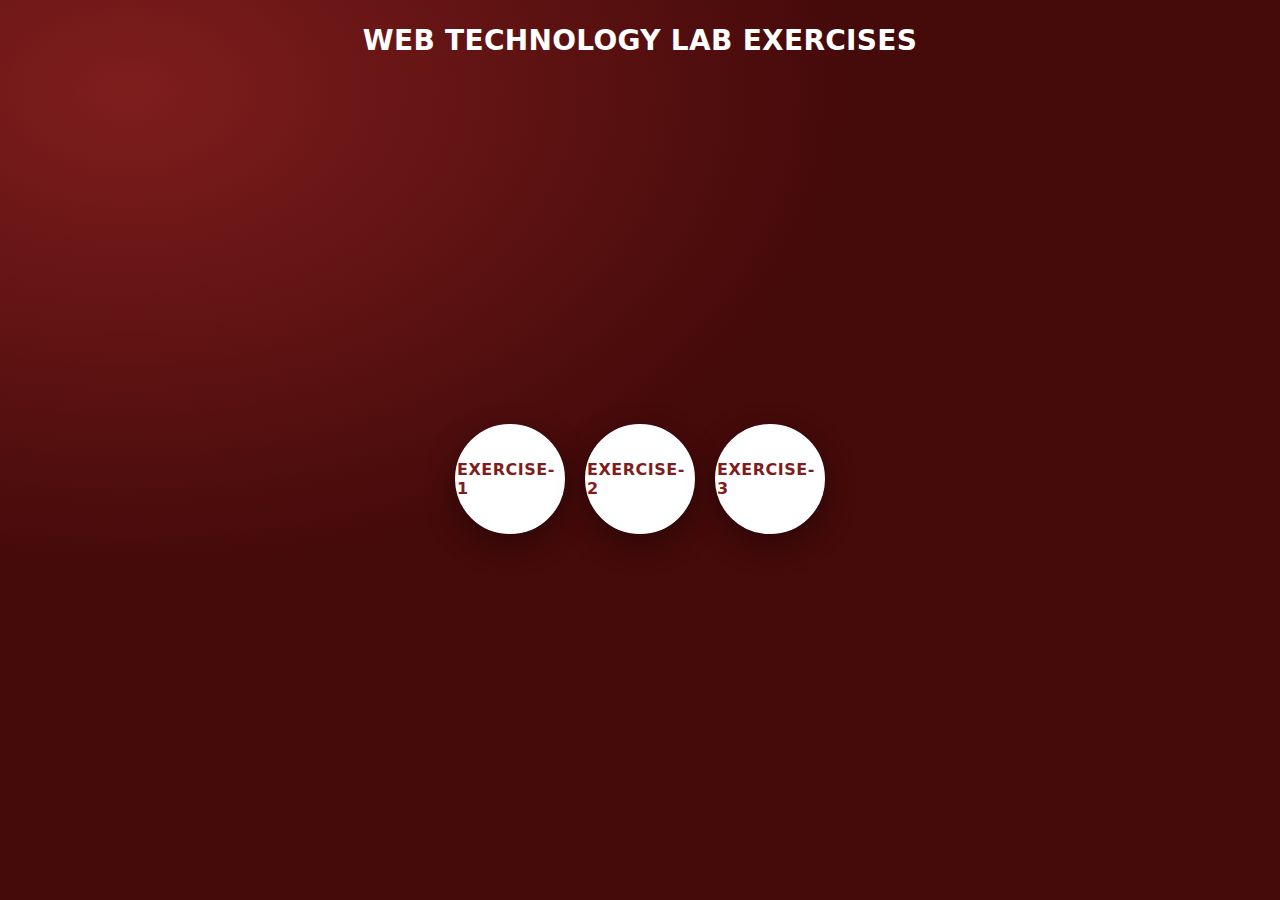
<file: index.html>
<!DOCTYPE html>
<html lang="en">
<head>
    <meta charset="UTF-8" />
    <meta name="viewport" content="width=device-width, initial-scale=1.0" />
    <title>Home</title>
    <style>
        :root {
            /* Deep red & white theme */
            --bg: #450a0a;          /* deep red background */
            --panel: #7f1d1d;       /* darker red panel */
            --accent: #ef4444;      /* red accent */
            --text: #ffffff;        /* white text */
            --muted: #ffe4e6;       /* light rose */
            --surface: #ffffff;     /* white surface */
            --ink: #7f1d1d;         /* deep red ink */
        }

        * { box-sizing: border-box; }

        body {
            margin: 0;
            font-family: system-ui, -apple-system, Segoe UI, Roboto, Ubuntu, Cantarell, Noto Sans, Helvetica Neue, Arial, "Apple Color Emoji", "Segoe UI Emoji";
            background: radial-gradient(1200px 800px at 10% 10%, #7f1d1d 0, var(--bg) 60%),
                        radial-gradient(1000px 700px at 90% 20%, #991b1b 0, var(--bg) 60%),
                        var(--bg);
            color: var(--text);
            min-height: 100vh;
            display: grid;
            grid-template-rows: auto 1fr auto;
        }

        header {
            padding: 24px 20px 0;
            text-align: center;
        }

        h1 {
            margin: 0 0 8px 0;
            font-weight: 700;
            letter-spacing: 0.3px;
            font-size: 28px;
        }

     

        main {
            display: grid;
            place-items: center;
            padding: 24px 20px 32px;
            gap: 28px;
        }

        .button-grid {
            display: grid;
            grid-template-columns: repeat(3, 110px);
            gap: 20px;
            align-items: center;
            justify-items: center;
        }

        @media (max-width: 480px) {
            .button-grid {
                grid-template-columns: repeat(3, 90px);
                gap: 16px;
            }
        }

        .circle-button {
            width: 110px;
            height: 110px;
            border-radius: 50%;
            border: 2px solid var(--surface);
            color: var(--ink);
            background: var(--surface);
            box-shadow: 0 10px 30px rgba(0,0,0,0.35);
            display: grid;
            place-items: center;
            text-decoration: none;
            cursor: pointer;
            transition: transform 160ms ease, box-shadow 160ms ease, background 160ms ease, color 160ms ease;
            user-select: none;
        }

        .circle-button:hover {
            transform: translateY(-2px);
            box-shadow: 0 16px 40px rgba(0,0,0,0.45);
            background: rgba(127, 29, 29, 0.8);
            color: var(--text);
            border-color: rgba(127, 29, 29, 0.8);
        }

        .circle-button:active { transform: translateY(0); }

        .circle-button span {
            display: block;
            font-weight: 700;
            letter-spacing: 0.5px;
        }

        .label { color: var(--muted); font-size: 12px; margin-top: 8px; }

        .embed-panel {
            width: min(1100px, 92vw);
            background: linear-gradient(180deg, rgba(127,29,29,0.85), rgba(69,10,10,0.85));
            border: 1px solid rgba(255, 255, 255, 0.25);
            border-radius: 14px;
            box-shadow: 0 20px 50px rgba(0,0,0,0.45);
            overflow: hidden;
            display: none;
        }

        .embed-panel.open { display: block; }

        .embed-header {
            display: flex;
            align-items: center;
            justify-content: space-between;
            padding: 10px 12px;
            background: rgba(69, 10, 10, 0.55);
            border-bottom: 1px solid rgba(255,255,255,0.2);
        }

        .embed-header .title { font-size: 14px; color: var(--muted); }

        .embed-actions { display: flex; gap: 8px; }

        .icon-btn {
            border: 1px solid rgba(255,255,255,0.7);
            background: rgba(255,255,255,0.1);
            color: var(--text);
            padding: 6px 10px;
            font-size: 12px;
            border-radius: 8px;
            cursor: pointer;
        }

        .ex3-modes { display: flex; gap: 10px; padding: 10px 12px; }

        .mode-btn {
            border: 2px solid var(--surface);
            background: var(--surface);
            color: var(--ink);
            padding: 8px 12px;
            font-weight: 700;
            border-radius: 999px;
            cursor: pointer;
            transition: background 160ms ease, color 160ms ease, transform 160ms ease;
        }

        .mode-btn:hover {
            background: var(--accent);
            color: var(--text);
            transform: translateY(-1px);
        }

        .embed-body { background: var(--surface); color: var(--ink); }

        .inline-container { padding: 12px; min-height: 120px; }

        iframe.embed {
            display: block;
            width: 100%;
            height: min(70vh, 700px);
            background: #fff;
            border: 0;
        }

        footer { text-align: center; color: var(--muted); font-size: 12px; padding: 12px; }
    </style>

</head>
<body>
    <header>
        <h1>WEB TECHNOLOGY LAB EXERCISES</h1>
        
    </header>

    <main>
        <div class="button-grid" aria-label="Examples">
            <a class="circle-button" href="EX-1/ex1.html" title="Exercise-1">
                <span>EXERCISE-1</span>
            </a>
            <a class="circle-button" href="EX-2/ex2.html" title="Exercise-2">
                <span>EXERCISE-2</span>
            </a>
            <a class="circle-button" href="EX-3/ex3.html" title="Exercise-3">
                <span>EXERCISE-3</span>
            </a>
        </div>


    </main>
</body>
</html>
</file>
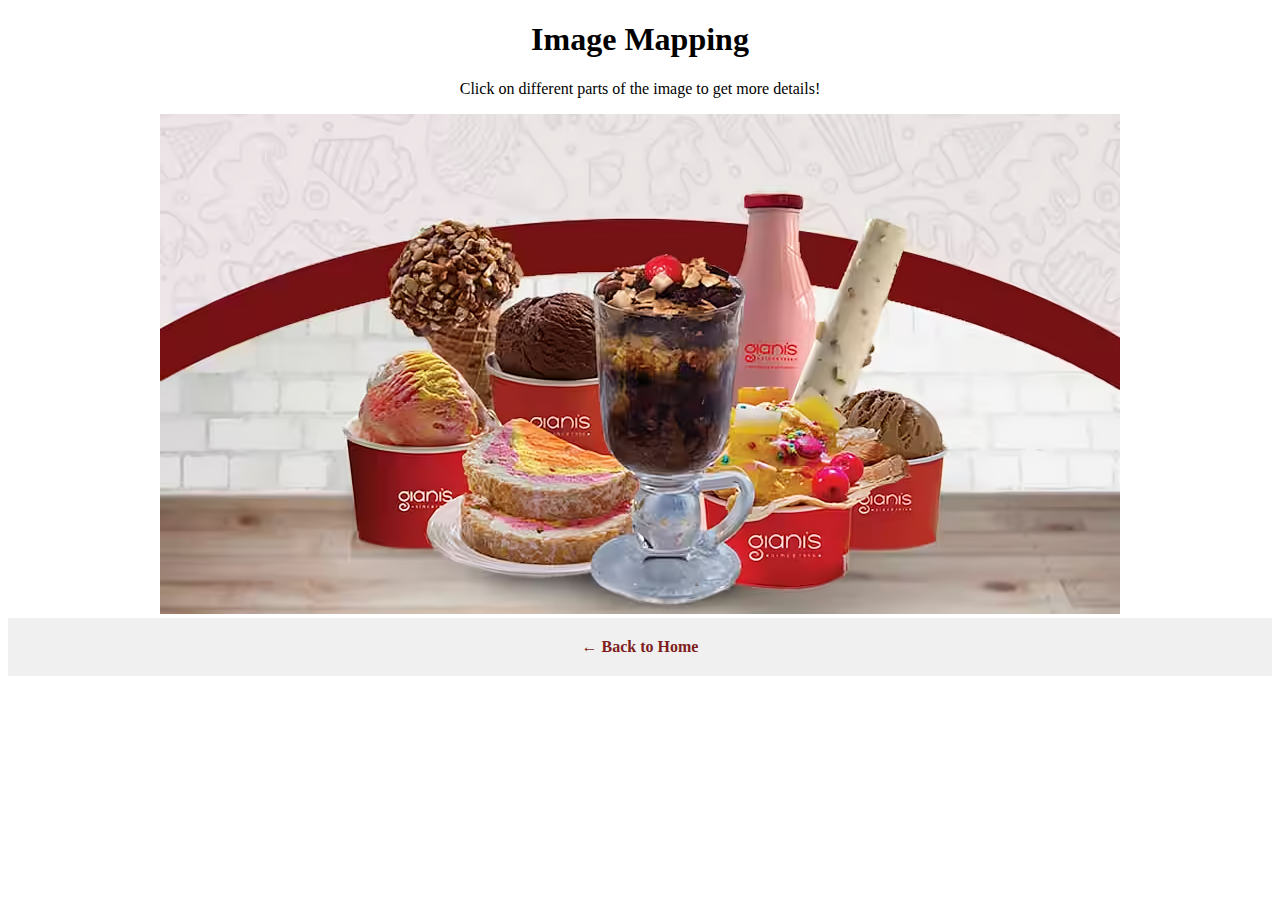
<file: EX-1/ex1.html>
<!DOCTYPE html>
<html lang="en">
<head>
    <meta charset="UTF-8">
    <meta name="viewport" content="width=device-width, initial-scale=1.0">
    <title>Exercise-1</title>
</head>
<body  align="center">
      <font color="black" face="poppins"">
    <h1> Image Mapping</h1>
    <p>Click on different parts of the image to get more details!</p>
    </font>
    
    <img src="icecream.png" alt="Image of Ice Cream" width="960" height="500" usemap="#ice">
    
    <map name="ice">
        <area shape="poly" coords="439,171,437,254,448,344,476,372,472,426,433,450,463,483,527,485,581,459,559,429,588,392,585,361,540,368,564,337,581,180,505,139" 
              href="https://en.wikipedia.org/wiki/Falooda"
              alt="Falooda " target="_blank">
              
        <area shape="poly" coords="747,117,723,208,681,289,640,265,673,186,710,104" 
              href="https://en.wikipedia.org/wiki/Kulfi" 
              alt="Kulfi" target="_blank">
              
        <area shape="circle" coords="254,278,45" 
              href="https://en.wikipedia.org/wiki/Ice_cream" 
              alt="cup ice"  target="_blank">
      <area shape="rect" coords="590,115,640,263" 
              href="https://www.delish.com/cooking/recipe-ideas/a20760804/easy-milkshake-recipe/" 
              alt="IceCreamShake"  target="_blank">
      
    </map>
    
    <div style="text-align: center; padding: 20px; background: #f0f0f0;">
        <a href="../index.html" style="color: #7f1d1d; text-decoration: none; font-weight: bold; font-size: 16px;">← Back to Home</a>
    </div>
</body>
</html>
</file>
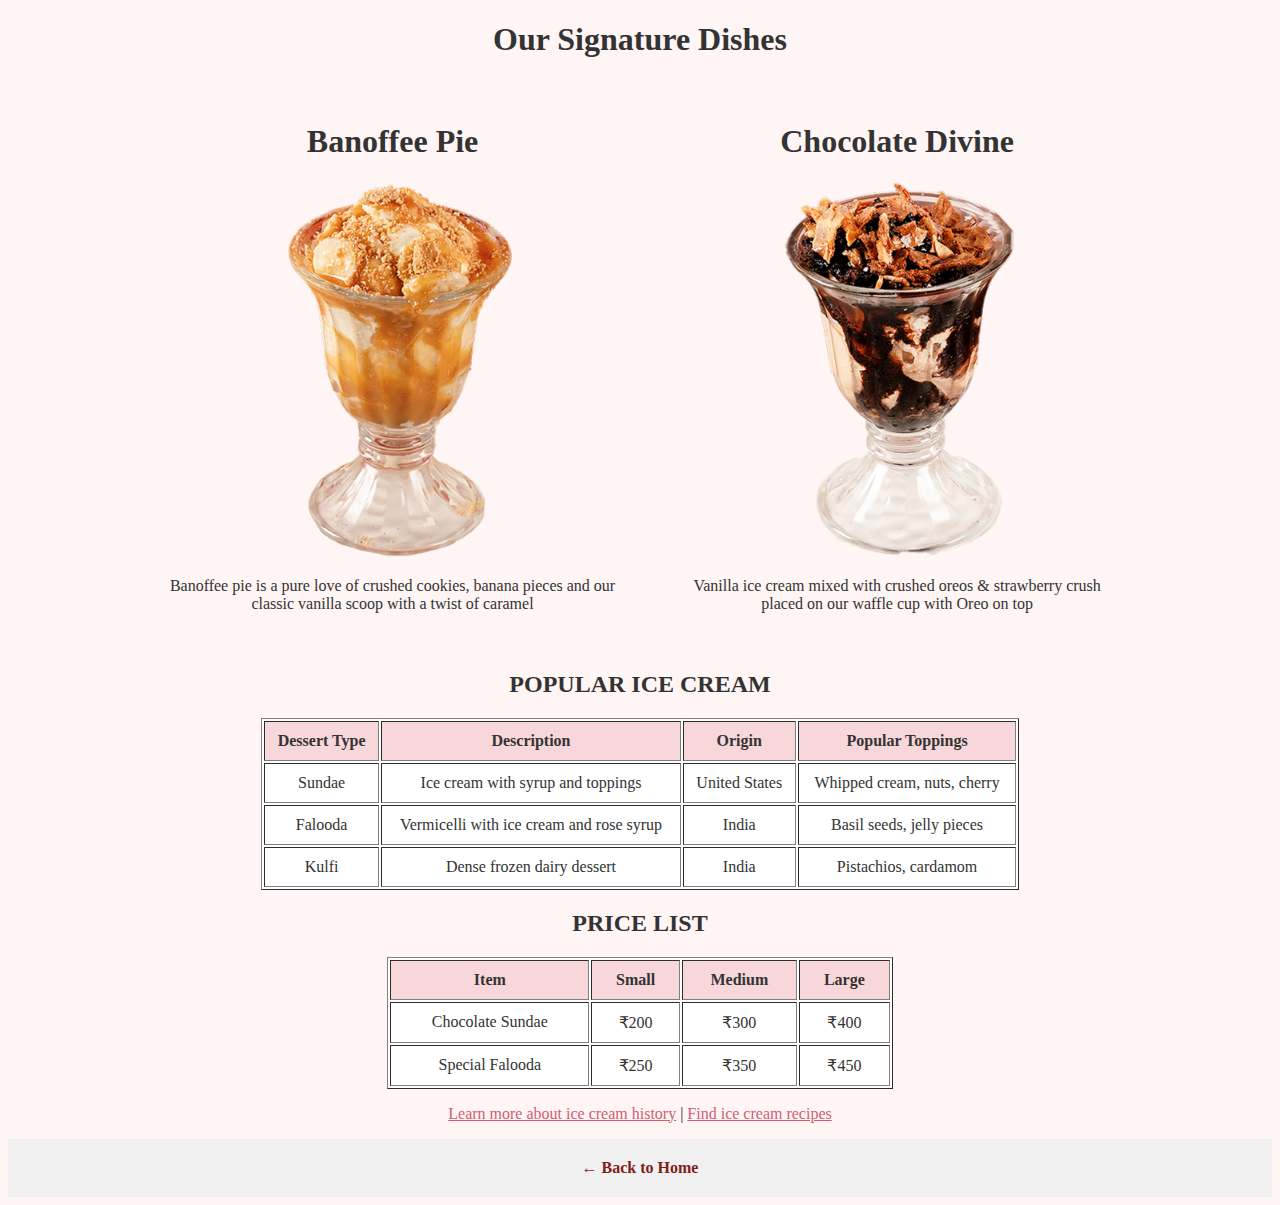
<file: EX-2/ex2.html>
<!DOCTYPE html>
<html lang="en">
<head>
    <title>Exercise-2</title>
</head>
<body bgcolor="#FFF5F5" text="#333333" alink="#D35D6E" vlink="#D35D6E" link="#D35D6E">
    <center>
        <h1>Our Signature Dishes</h1>
        
        <table border="0" cellpadding="20" width="80%">
            <tr>
                <td align="center">
                    <h1>Banoffee Pie</h1>
                    <img src="Banoffee-Pie-1-1.png" alt="Banoffee-Pie" width="300">
                    <p>Banoffee pie is a pure love of crushed cookies, banana pieces and our classic vanilla scoop with a twist of caramel
</p>
                </td>
                <td align="center">
                    <h1>Chocolate Divine</h1>
                    <img src="chocolate-divine-11-2.png" alt="chocolate-divine" width="300">
                    <p>Vanilla ice cream mixed with crushed oreos & strawberry crush placed on our waffle cup with Oreo on top
</p>
                </td>
            </tr>
        </table>
        
        <h2>POPULAR ICE CREAM</h2>
        <table border="1" cellpadding="10" width="60%" bgcolor="#FFFFFF">
             <tr bgcolor="#F8D7DA">
             <th align="center">Dessert Type</th>
    <th align="center">Description</th> 
    <th align="center">Origin</th>
    <th align="center">Popular Toppings</th>
  </tr>
  <tr>
    <td align="center">Sundae</td>
    <td align="center">Ice cream with syrup and toppings</td>
    <td align="center">United States</td>
    <td align="center">Whipped cream, nuts, cherry</td>
  </tr>
  <tr>
    <td align="center">Falooda</td>
    <td align="center">Vermicelli with ice cream and rose syrup</td>
    <td align="center">India</td>
    <td align="center">Basil seeds, jelly pieces</td>
  </tr>
  <tr>
    <td align="center">Kulfi</td>
    <td align="center">Dense frozen dairy dessert</td>
    <td align="center">India</td>
    <td align="center">Pistachios, cardamom</td>
  </tr>
</table>
        
        <h2>PRICE LIST</h2>
         <table border="1" cellpadding="10" width="40%" bgcolor="#FFFFFF">
            <tr bgcolor="#F8D7DA">
    <th align="center">Item</th>
    <th align="center">Small</th>
    <th align="center">Medium</th>
    <th align="center">Large</th>
  </tr>
  <tr>
    <td align="center">Chocolate Sundae</td>
    <td align="center">₹200</td>
    <td align="center">₹300</td>
    <td align="center">₹400</td>
  </tr>
  <tr>
    <td align="center">Special Falooda</td>
    <td align="center">₹250</td>
    <td align="center">₹350</td>
    <td align="center">₹450</td>
  </tr>
</table>
        
        <p>
            <a href="https://en.wikipedia.org/wiki/Ice_cream" target="_blank">Learn more about ice cream history</a> | 
            <a href="https://www.icecream.com/recipes" target="_blank">Find ice cream recipes</a>
        </p>
        
    
    </center>
    
    <div style="text-align: center; padding: 20px; background: #f0f0f0;">
        <a href="../index.html" style="color: #7f1d1d; text-decoration: none; font-weight: bold; font-size: 16px;">← Back to Home</a>
    </div>
</body>
</html>
</file>
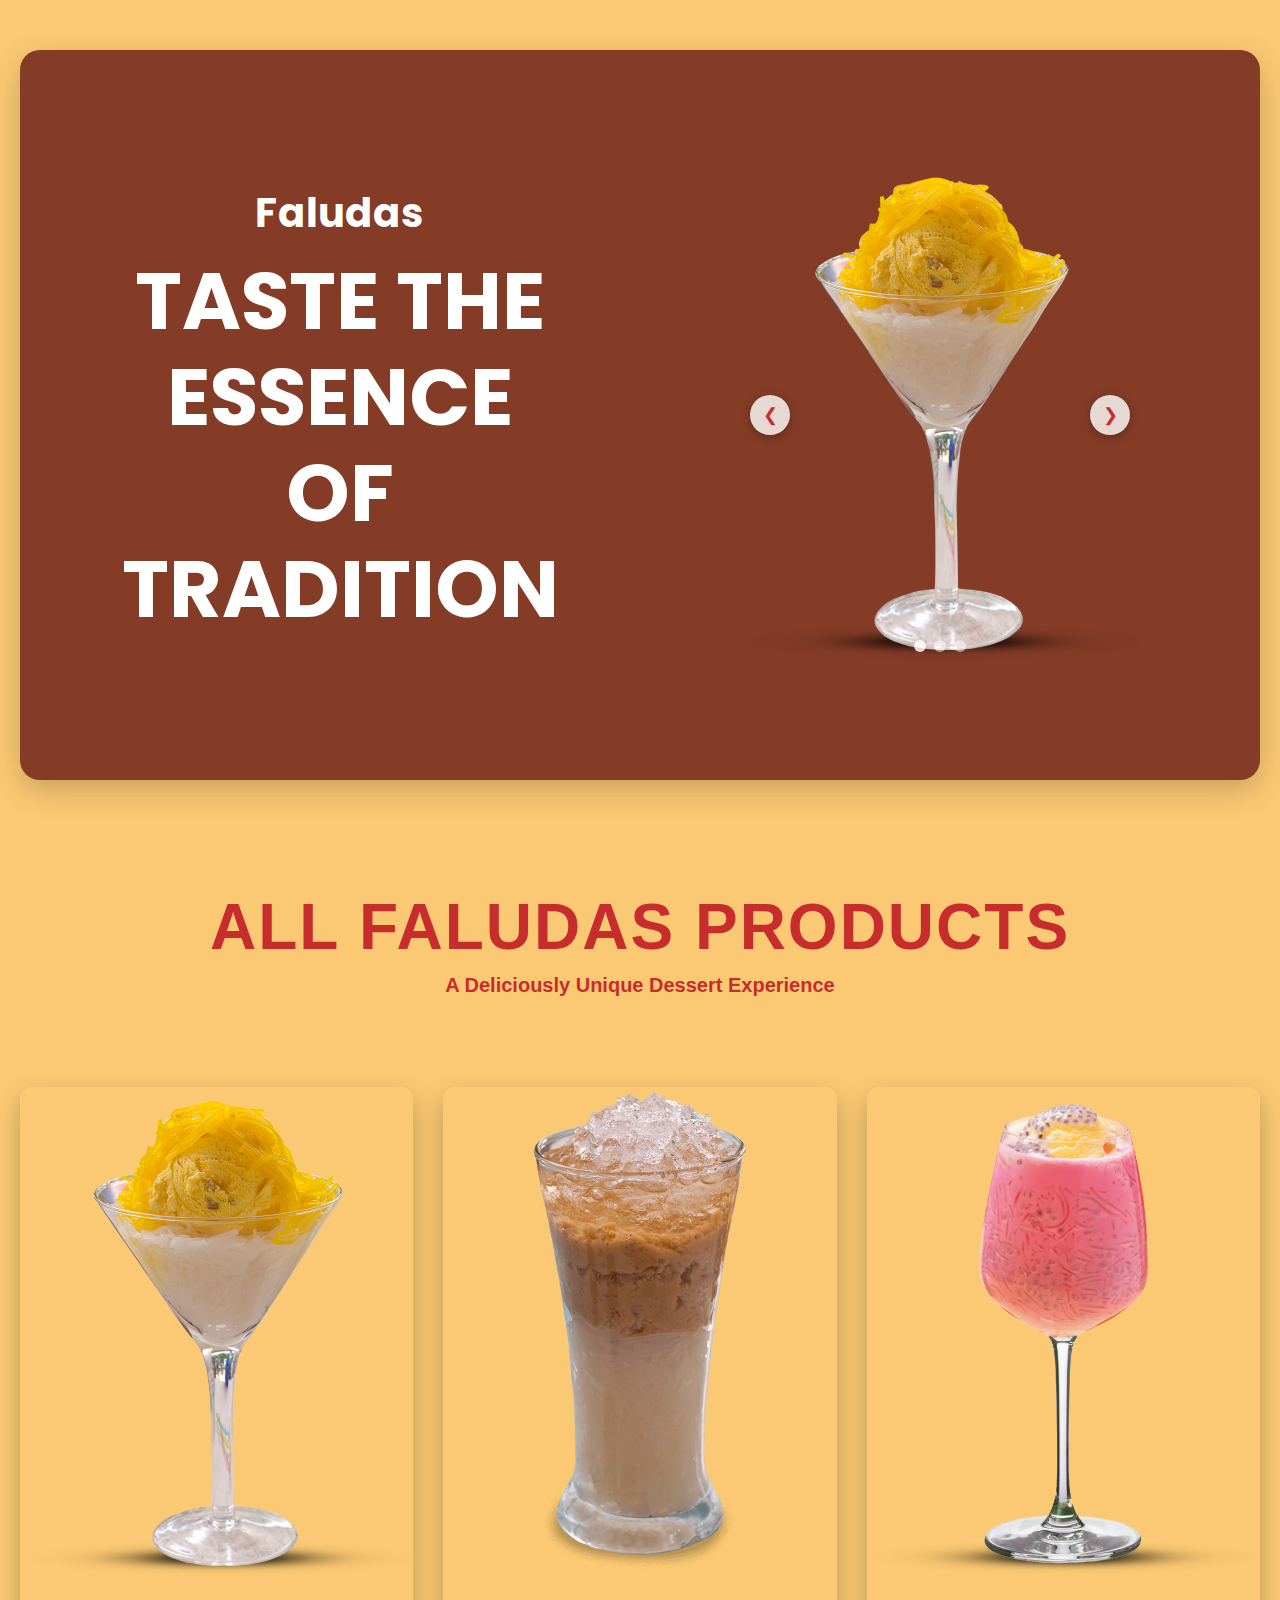
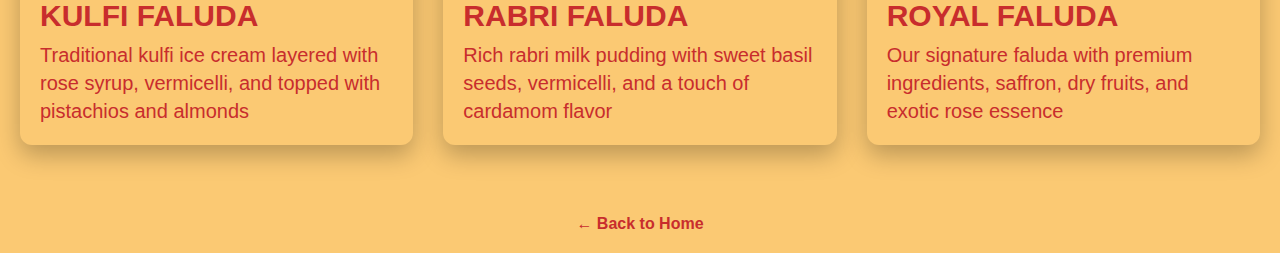
<file: EX-3/embedded.html>
<!DOCTYPE html>
<html lang="en">
<head>
    <meta charset="UTF-8">
    <title>Faluda </title>
    <style>
        @import url('https://fonts.googleapis.com/css2?family=Poppins:wght@700;800;900&display=swap');

        body {
            margin: 0;
            font-family: Arial, sans-serif;
            background-color: #FBC973;
        }

        /* Brown Section Container */
        .brown-section-wrapper {
            background-color: #FBC973;
            padding: 50px 20px;
        }

        /* Brown Section */
        .brown-section {
            background-color: #843C27;
            color: white;
            display: flex;
            align-items: center;
            justify-content: center;
            gap: 50px;
            padding: 50px;
            min-height: 70vh;
            max-width: 1200px;
            margin: 0 auto;
            flex-wrap: wrap;
            text-align: center;
            border-radius: 20px;
            box-shadow: 0 10px 30px rgba(0,0,0,0.2);
        }

        .text-content {
            flex: 1;
            padding-right: 10px;
        }

        .brown-section h3 {
            margin: 0;
            font-weight: bold;
            font-size: 40px;
            letter-spacing: 1px;
            font-family: 'Poppins', Arial, sans-serif;
        }

        .brown-section h1 {
            font-size: 80px;
            margin: 10px 0;
            font-weight: bold;
            line-height: 1.2;
            font-family: 'Poppins', Arial, sans-serif;
        }

        /* Carousel Styles */
        .carousel-container {
            flex: 1;
            text-align: center;
            position: relative;
        }

        .carousel-wrapper {
            position: relative;
            display: inline-block;
            max-width: 400px;
        }

        .carousel-image {
            width: 100%;
            height: auto;
            border-radius: 12px;
            transition: opacity 0.5s ease;
        }

        .nav-button {
            position: absolute;
            top: 50%;
            transform: translateY(-50%);
            background: rgba(255,255,255,0.8);
            border: none;
            border-radius: 50%;
            width: 40px;
            height: 40px;
            cursor: pointer;
            font-size: 18px;
            color: #C82D2D;
            box-shadow: 0 2px 8px rgba(0,0,0,0.3);
            transition: background 0.3s ease;
        }

        .nav-button:hover {
            background: rgba(255,255,255,1);
        }

        .prev-btn {
            left: 10px;
        }

        .next-btn {
            right: 10px;
        }

        .dots-container {
            position: absolute;
            bottom: 15px;
            left: 50%;
            transform: translateX(-50%);
            display: flex;
            gap: 8px;
        }

        .dot {
            height: 12px;
            width: 12px;
            border-radius: 50%;
            display: inline-block;
            cursor: pointer;
            transition: background 0.3s ease;
            background: rgba(255,255,255,0.5);
        }

        .dot.active {
            background: rgba(255,255,255,0.8);
        }

        /* Yellow Section */
        .yellow-section {
            background-color: #FBC973;
            text-align: center;
            padding: 60px 20px 90px;
            position: relative;
        }

        .yellow-section h1 {
            color: #C82D2D;
            margin: 0 0 10px 0;
            font-size: 64px;
            font-weight: 900;
            letter-spacing: 2px;
        }

        .yellow-section p {
            color: #C82D2D;
            font-weight: 700;
            margin: 0;
            font-size: 20px;
        }

        /* Product Cards */
        .products-container {
            background: #FBC973;
            padding: 0;
        }

        .products-wrapper {
            max-width: 1400px;
            margin: 0 auto 50px;
            padding: 0 20px;
            position: relative;
            z-index: 1;
        }

        .products {
            display: grid;
            grid-template-columns: repeat(auto-fit, minmax(300px, 1fr));
            gap: 30px;
        }

        .product-card {
            background: transparent;
            border-radius: 12px;
            overflow: hidden;
            box-shadow: 0 10px 25px rgba(0,0,0,0.25);
        }

        .product-card img {
            width: 100%;
            height: auto;
            display: block;
        }

        .product-info {
            padding: 20px;
        }

        .product-title {
            margin: 0 0 8px 0;
            font-size: 30px;
            color: #C82D2D;
            text-transform: uppercase;
        }

        .product-description {
            margin: 0;
            font-size: 20px;
            line-height: 1.4;
            color: #C82D2D;
        }
    </style>
    <script>
        let currentImageIndex = 0;
        const images = [
            'Kulfi-Faluda.png',
            'Rabri-Faluda-1.png',
            'royal-faluda.png'
        ];
        
        function showImage(index) {
            const img = document.getElementById('carousel-image');
            const dots = document.querySelectorAll('.dot');
            
            img.src = images[index];
            
            // Update dots
            dots.forEach((dot, i) => {
                if (i === index) {
                    dot.classList.add('active');
                } else {
                    dot.classList.remove('active');
                }
            });
            
            currentImageIndex = index;
        }
        
        function nextImage() {
            currentImageIndex = (currentImageIndex + 1) % images.length;
            showImage(currentImageIndex);
        }
        
        function previousImage() {
            currentImageIndex = (currentImageIndex - 1 + images.length) % images.length;
            showImage(currentImageIndex);
        }
        
        function currentSlide(index) {
            showImage(index - 1);
        }
        
        // Auto-advance every 3 seconds
        setInterval(nextImage, 3000);
    </script>
</head>
<body>

    <!-- Brown Section Wrapper -->
    <section class="brown-section-wrapper">
        <div class="brown-section">
            <div class="text-content">
                <h3>Faludas</h3>
                <h1>TASTE THE<br>ESSENCE<br>OF TRADITION</h1>
            </div>
            
            <!-- Carousel -->
            <div class="carousel-container">
                <div class="carousel-wrapper">
                    <img id="carousel-image" class="carousel-image" src="Kulfi-Faluda.png" alt="Faluda">
                    
                    <!-- Navigation Buttons -->
                    <button class="nav-button prev-btn" onclick="previousImage()">❮</button>
                    <button class="nav-button next-btn" onclick="nextImage()">❯</button>
                    
                    <!-- Dots Indicator -->
                    <div class="dots-container">
                        <span class="dot active" onclick="currentSlide(1)"></span>
                        <span class="dot" onclick="currentSlide(2)"></span>
                        <span class="dot" onclick="currentSlide(3)"></span>
                    </div>
                </div>
            </div>
        </div>
    </section>

    <!-- Yellow Section -->
    <section class="yellow-section">
        <h1>ALL FALUDAS PRODUCTS</h1>
        <p>A Deliciously Unique Dessert Experience</p>
    </section>

    <!-- Products Section -->
    <section class="products-container">
        <div class="products-wrapper">
            <div class="products">
                <div class="product-card">
                    <img src="Kulfi-Faluda.png" alt="Kulfi Faluda">
                    <div class="product-info">
                        <h4 class="product-title">KULFI FALUDA</h4>
                        <p class="product-description">Traditional kulfi ice cream layered with rose syrup, vermicelli, and topped with pistachios and almonds</p>
                    </div>
                </div>
                <div class="product-card">
                    <img src="Rabri-Faluda-1.png" alt="Rabri Faluda">
                    <div class="product-info">
                        <h4 class="product-title">RABRI FALUDA</h4>
                        <p class="product-description">Rich rabri milk pudding with sweet basil seeds, vermicelli, and a touch of cardamom flavor</p>
                    </div>
                </div>
                <div class="product-card">
                    <img src="royal-faluda.png" alt="Royal Faluda">
                    <div class="product-info">
                        <h4 class="product-title">ROYAL FALUDA</h4>
                        <p class="product-description">Our signature faluda with premium ingredients, saffron, dry fruits, and exotic rose essence</p>
                    </div>
                </div>
            </div>
        </div>
    </section>

    
    <div style="text-align: center; padding: 20px; background: #FBC973;">
        <a href="../index.html" style="color: #C82D2D; text-decoration: none; font-weight: bold; font-size: 16px;">← Back to Home</a>
    </div>
</body>
</html>
</file>
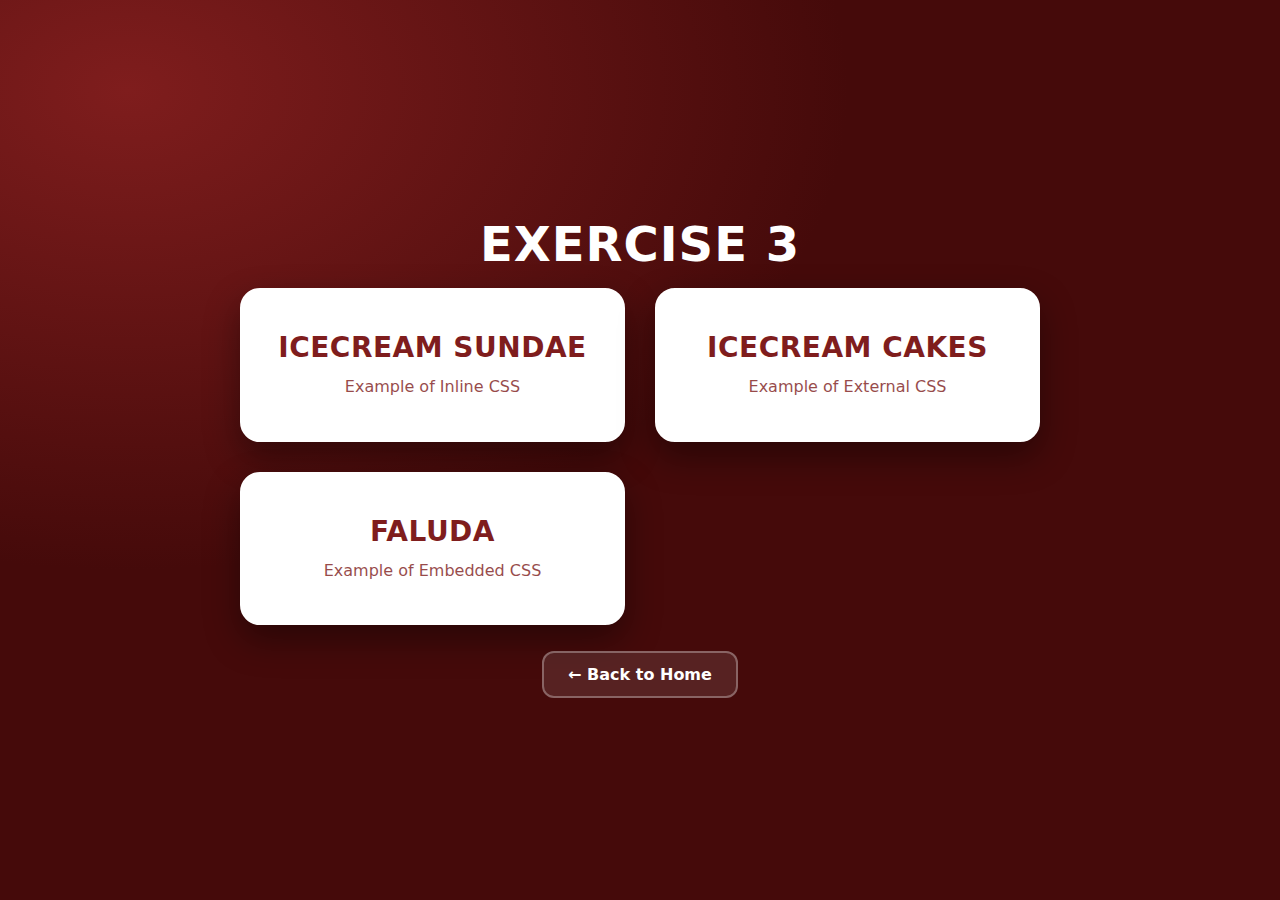
<file: EX-3/ex3.html>
<!DOCTYPE html>
<html lang="en">
<head>
    <meta charset="UTF-8">
    <meta name="viewport" content="width=device-width, initial-scale=1.0">
    <title>Exercise-3</title>
    <style>
        :root {
            /* Deep red & white theme */
            --bg: #450a0a;
            --panel: #7f1d1d;
            --accent: #ef4444;
            --text: #ffffff;
            --muted: #ffe4e6;
            --surface: #ffffff;
            --ink: #7f1d1d;
        }

        * { box-sizing: border-box; }

        body {
            margin: 0;
            font-family: system-ui, -apple-system, Segoe UI, Roboto, Ubuntu, Cantarell, Noto Sans, Helvetica Neue, Arial, "Apple Color Emoji", "Segoe UI Emoji";
            background: radial-gradient(1200px 800px at 10% 10%, #7f1d1d 0, var(--bg) 60%),
                        radial-gradient(1000px 700px at 90% 20%, #991b1b 0, var(--bg) 60%),
                        var(--bg);
            color: var(--text);
            min-height: 100vh;
            display: flex;
            flex-direction: column;
            align-items: center;
            justify-content: center;
            padding: 20px;
        }

        .container {
            text-align: center;
            max-width: 800px;
            width: 100%;
        }

        h1 {
            font-size: 48px;
            font-weight: 700;
            margin: 0 0 16px 0;
            letter-spacing: 1px;
        }

        .subtitle {
            font-size: 18px;
            color: var(--muted);
            margin: 0 0 50px 0;
            line-height: 1.5;
        }

        .buttons-container {
            display: grid;
            grid-template-columns: repeat(auto-fit, minmax(280px, 1fr));
            gap: 30px;
            margin-bottom: 40px;
        }

        .method-button {
            background: var(--surface);
            color: var(--ink);
            border: 3px solid var(--surface);
            border-radius: 20px;
            padding: 40px 30px;
            text-decoration: none;
            cursor: pointer;
            transition: transform 200ms ease, box-shadow 200ms ease, background 200ms ease, color 200ms ease;
            box-shadow: 0 15px 35px rgba(0,0,0,0.4);
            user-select: none;
        }

        .method-button:hover {
            transform: translateY(-5px);
            box-shadow: 0 25px 50px rgba(0,0,0,0.5);
            background: rgba(127, 29, 29, 0.8);
            color: var(--text);
            border-color: rgba(127, 29, 29, 0.8);
        }

        .method-button:active {
            transform: translateY(-2px);
        }

        .method-title {
            font-size: 28px;
            font-weight: 800;
            margin: 0 0 12px 0;
            letter-spacing: 0.5px;
        }

        .method-description {
            font-size: 16px;
            line-height: 1.4;
            margin: 0;
            opacity: 0.8;
        }

        .back-button {
            background: rgba(255,255,255,0.1);
            color: var(--text);
            border: 2px solid rgba(255,255,255,0.3);
            border-radius: 12px;
            padding: 12px 24px;
            text-decoration: none;
            font-size: 16px;
            font-weight: 600;
            cursor: pointer;
            transition: background 200ms ease, border-color 200ms ease;
        }

        .back-button:hover {
            background: rgba(255,255,255,0.2);
            border-color: rgba(255,255,255,0.5);
        }

        @media (max-width: 768px) {
            h1 {
                font-size: 36px;
            }
            
            .buttons-container {
                grid-template-columns: 1fr;
                gap: 20px;
            }
            
            .method-button {
                padding: 30px 20px;
            }
            
            .method-title {
                font-size: 24px;
            }
        }
    </style>
</head>
<body>
    <div class="container">
        <h1>EXERCISE 3</h1>
        
        <div class="buttons-container">
            <a href="inline.html" class="method-button" target="_blank">
                <h2 class="method-title">ICECREAM SUNDAE</h2>
                <p class="method-description">Example of Inline CSS</p>
            </a>
            
            <a href="External.html" class="method-button" target="_blank">
                <h2 class="method-title">ICECREAM CAKES</h2>
                <p class="method-description">Example of External CSS</p>
            </a>
            
            <a href="embedded.html" class="method-button" target="_blank">
                <h2 class="method-title">FALUDA</h2>
                <p class="method-description">Example of Embedded CSS</p>
            </a>
        </div>
        
        <a href="../index.html" class="back-button">← Back to Home</a>
    </div>
</body>
</html>
</file>
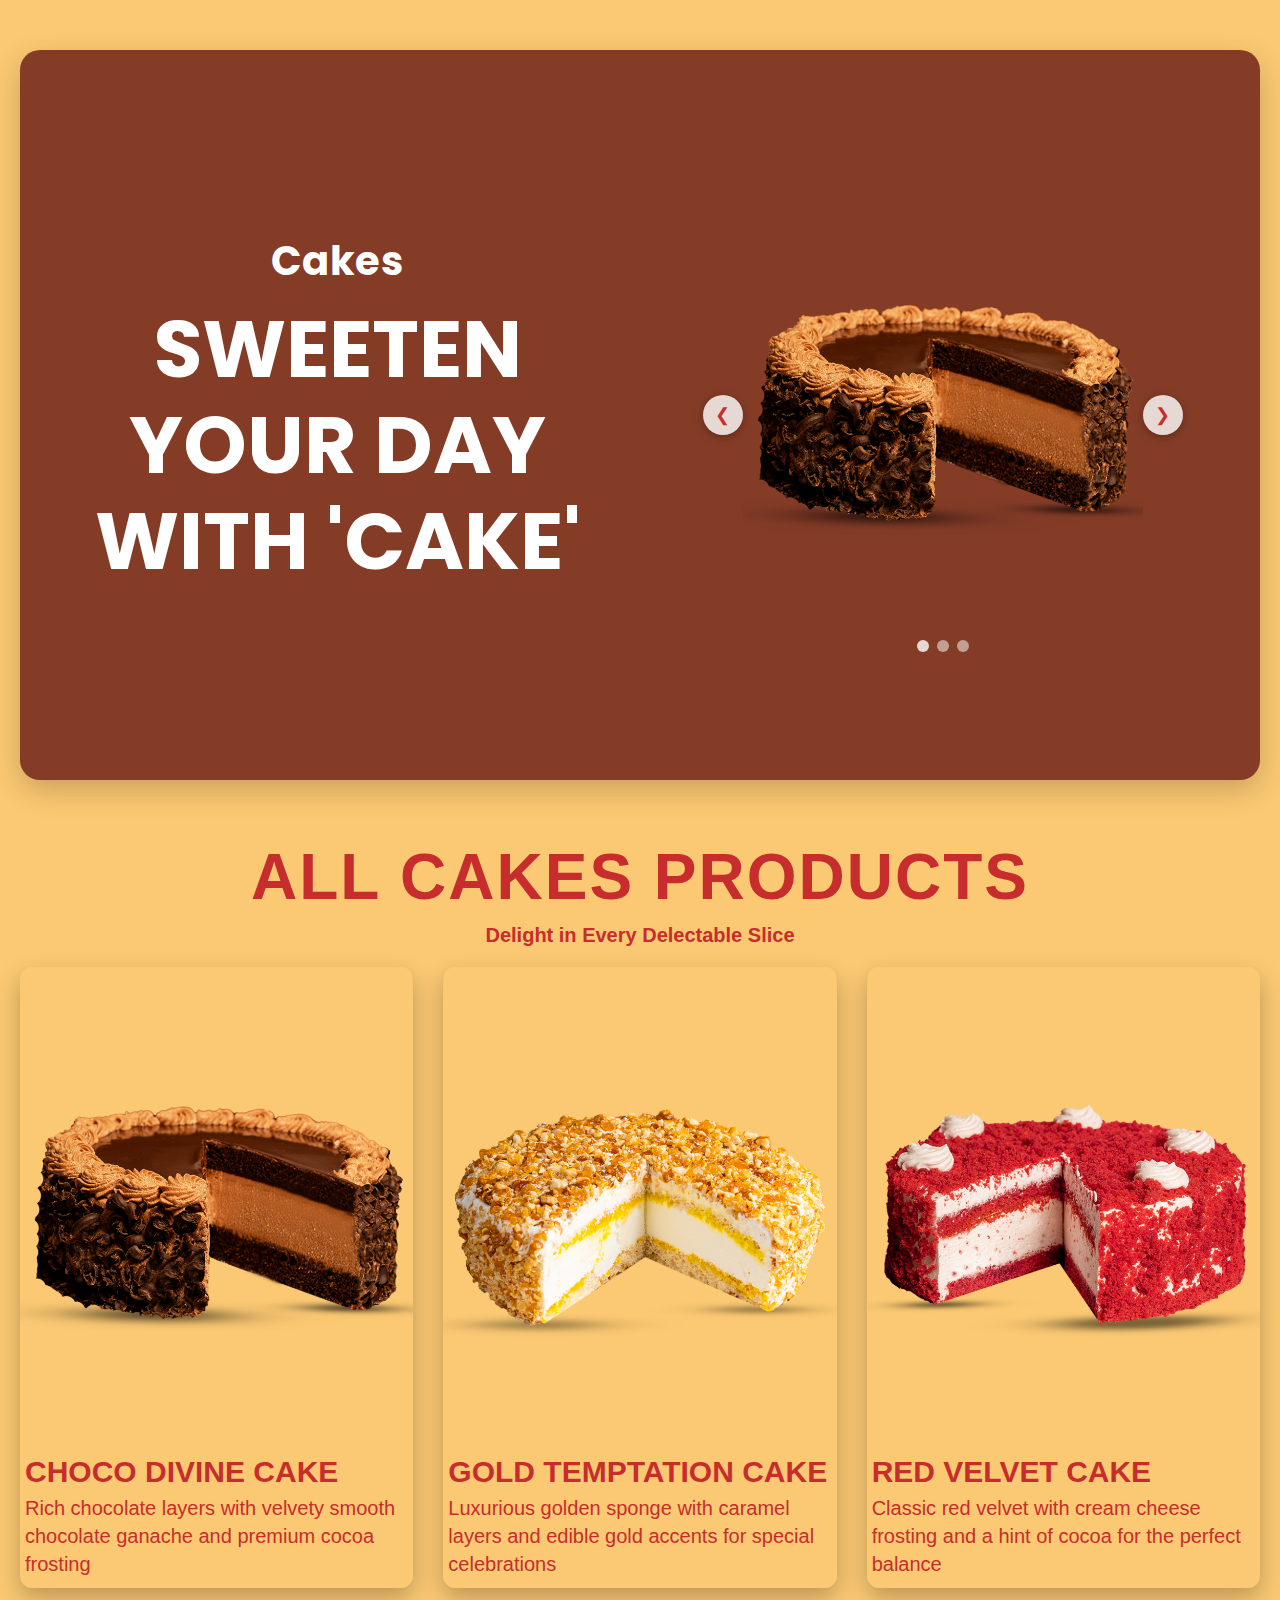
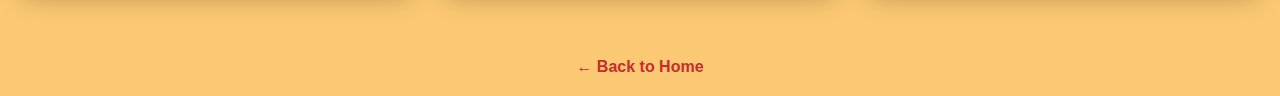
<file: EX-3/External.html>
<!DOCTYPE html>
<html lang="en">
<head>
    <meta charset="UTF-8">
    <title>ICECREAM CAKES</title>
    <link rel="stylesheet" href="style.css">
    <script>
        let currentImageIndex = 0;
        const images = [
            'Choco-divine-cake.png',
            'Gold-temptation-Cake.png',
            'Red-Velvet-cake.png'
        ];
        
        function showImage(index) {
            const img = document.getElementById('carousel-image');
            const dots = document.querySelectorAll('.dot');
            
            img.src = images[index];
            
            // Update dots
            dots.forEach((dot, i) => {
                if (i === index) {
                    dot.classList.add('active');
                } else {
                    dot.classList.remove('active');
                }
            });
            
            currentImageIndex = index;
        }
        
        function nextImage() {
            currentImageIndex = (currentImageIndex + 1) % images.length;
            showImage(currentImageIndex);
        }
        
        function previousImage() {
            currentImageIndex = (currentImageIndex - 1 + images.length) % images.length;
            showImage(currentImageIndex);
        }
        
        function currentSlide(index) {
            showImage(index - 1);
        }
        
        // Auto-advance every 3 seconds
        setInterval(nextImage, 3000);
    </script>
</head>
<body>

    <!-- Brown Section Wrapper -->
    <section class="brown-section-wrapper">
        <div class="brown-section">
            <div class="text-content">
                <h3>Cakes</h3>
                <h1>SWEETEN<br>YOUR DAY<br>WITH 'CAKE'</h1>
            </div>
            
            <!-- Carousel -->
            <div class="carousel-container">
                <div class="carousel-wrapper">
                    <img id="carousel-image" class="carousel-image" src="Choco-divine-cake.png" alt="Cake">
                    
                    <!-- Navigation Buttons -->
                    <button class="nav-button prev-btn" onclick="previousImage()">❮</button>
                    <button class="nav-button next-btn" onclick="nextImage()">❯</button>
                    
                    <!-- Dots Indicator -->
                    <div class="dots-container">
                        <span class="dot active" onclick="currentSlide(1)"></span>
                        <span class="dot" onclick="currentSlide(2)"></span>
                        <span class="dot" onclick="currentSlide(3)"></span>
                    </div>
                </div>
            </div>
        </div>
    </section>

    <!-- Yellow Section -->
    <section class="yellow-section">
        <h1>ALL CAKES PRODUCTS</h1>
        <p>Delight in Every Delectable Slice</p>
    </section>

    <!-- Products Section -->
    <section class="products-container">
        <div class="products-wrapper">
            <div class="products">
                <div class="product-card">
                    <img src="Choco-divine-cake.png" alt="Choco Divine Cake">
                    <div class="product-info">
                        <h4 class="product-title">CHOCO DIVINE CAKE</h4>
                        <p class="product-description">Rich chocolate layers with velvety smooth chocolate ganache and premium cocoa frosting</p>
                    </div>
                </div>
                <div class="product-card">
                    <img src="Gold-temptation-Cake.png" alt="Gold Temptation Cake">
                    <div class="product-info">
                        <h4 class="product-title">GOLD TEMPTATION CAKE</h4>
                        <p class="product-description">Luxurious golden sponge with caramel layers and edible gold accents for special celebrations</p>
                    </div>
                </div>
                <div class="product-card">
                    <img src="Red-Velvet-cake.png" alt="Red Velvet Cake">
                    <div class="product-info">
                        <h4 class="product-title">RED VELVET CAKE</h4>
                        <p class="product-description">Classic red velvet with cream cheese frosting and a hint of cocoa for the perfect balance</p>
                    </div>
                </div>
            </div>
        </div>
    </section>

    
    <div style="text-align: center; padding: 20px; background: #FBC973;">
        <a href="../index.html" style="color: #C82D2D; text-decoration: none; font-weight: bold; font-size: 16px;">← Back to Home</a>
    </div>
</body>
</html>
</file>
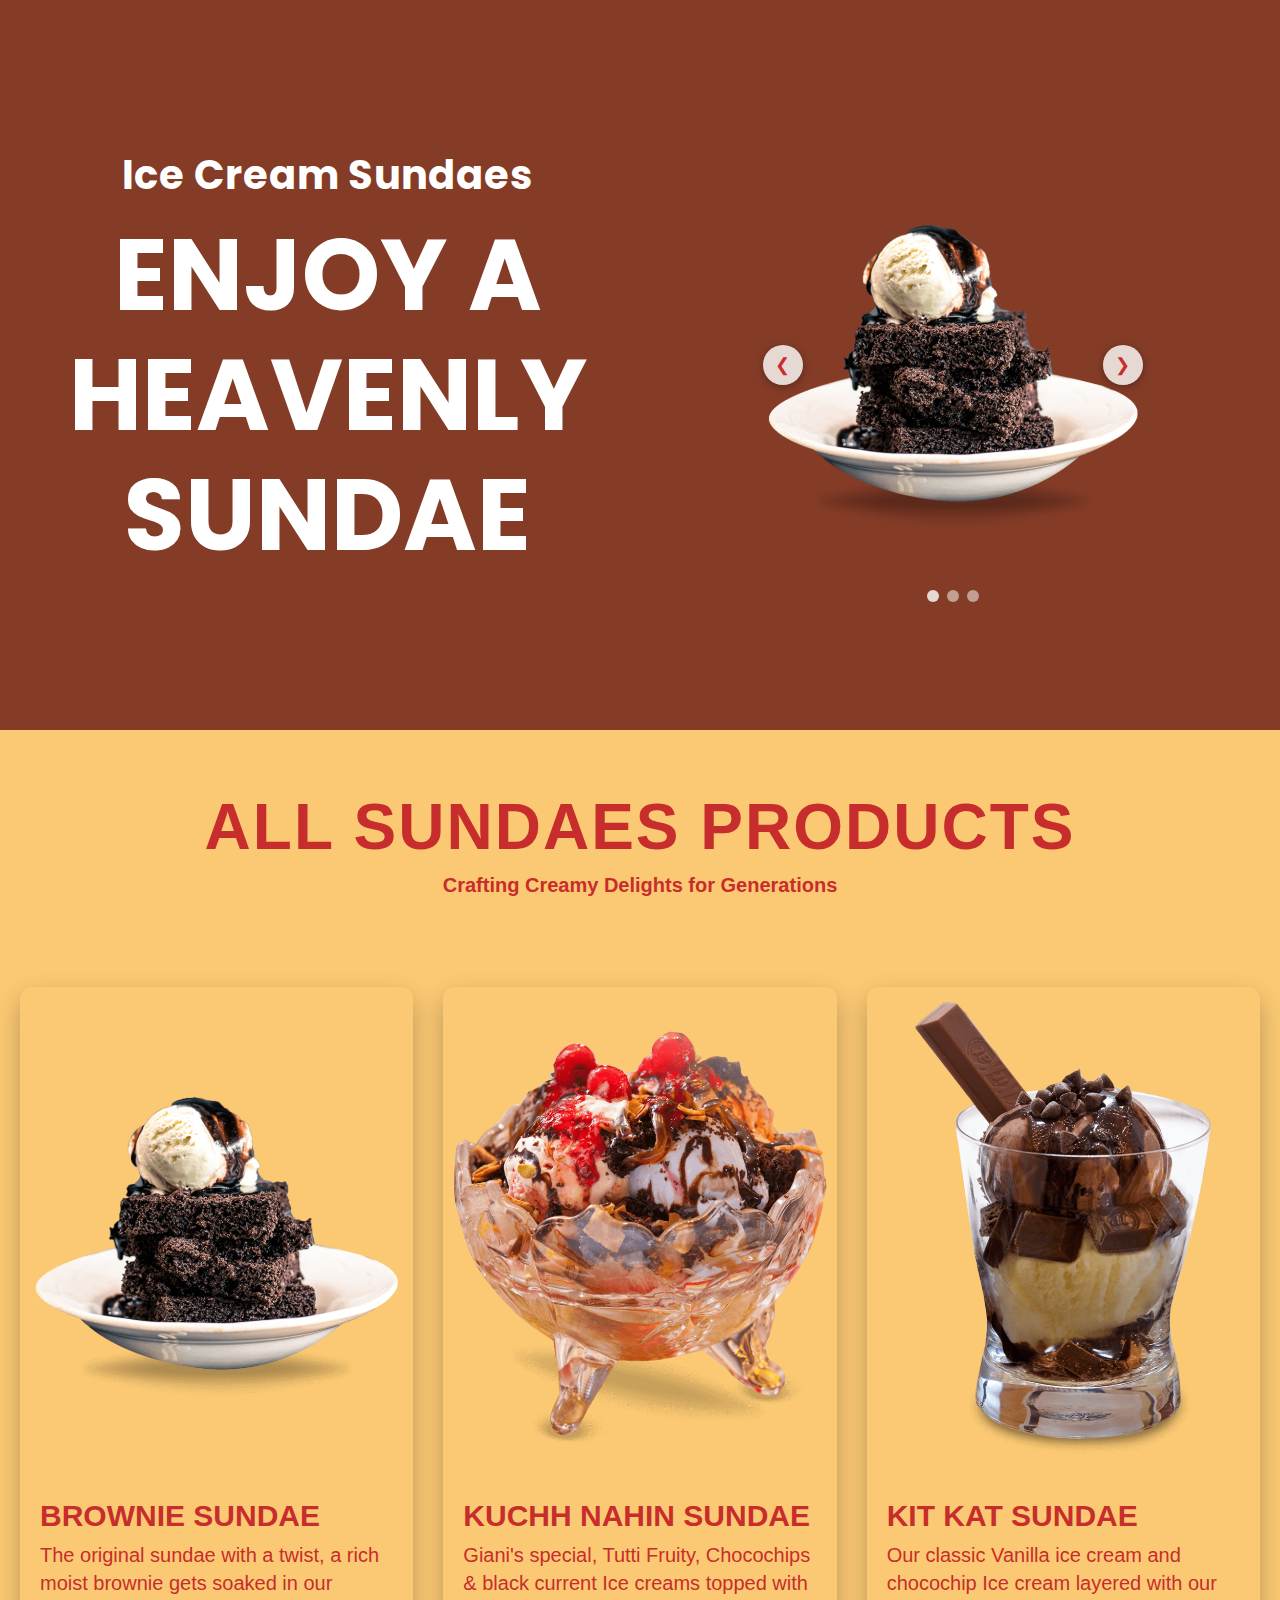
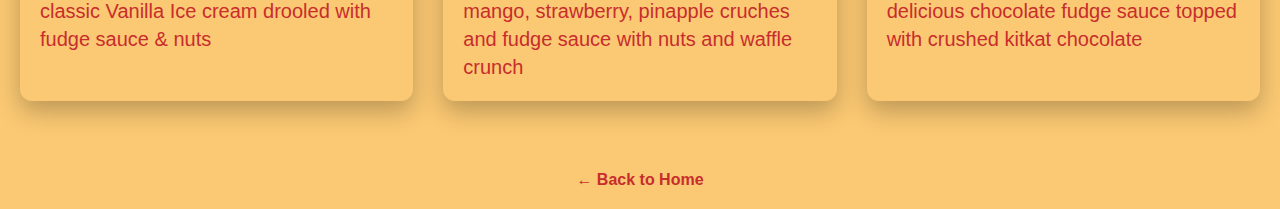
<file: EX-3/inline.html>
<!DOCTYPE html>
<html>
<head>
    <title>Ice Cream Sundae</title>
    <link rel="preconnect" href="https://fonts.googleapis.com">
    <link rel="preconnect" href="https://fonts.gstatic.com" crossorigin>
    <link href="https://fonts.googleapis.com/css2?family=Poppins:wght@700;800;900&display=swap" rel="stylesheet">
    <script>
        let currentImageIndex = 0;
        const images = [
            'Brownie-Sundae.png',
            'kuch-nahi-sundae.png',
            'Kit-kat-Sundae.png'
        ];
        
        function showImage(index) {
            const img = document.getElementById('carousel-image');
            const dots = document.querySelectorAll('.dot');
            
            img.src = images[index];
            
            // Update dots
            dots.forEach((dot, i) => {
                if (i === index) {
                    dot.style.background = 'rgba(255,255,255,0.8)';
                } else {
                    dot.style.background = 'rgba(255,255,255,0.5)';
                }
            });
            
            currentImageIndex = index;
        }
        
        function nextImage() {
            currentImageIndex = (currentImageIndex + 1) % images.length;
            showImage(currentImageIndex);
        }
        
        function previousImage() {
            currentImageIndex = (currentImageIndex - 1 + images.length) % images.length;
            showImage(currentImageIndex);
        }
        
        function currentSlide(index) {
            showImage(index - 1);
        }
        
        // Auto-advance every 3 seconds
        setInterval(nextImage, 3000);
    </script>
</head>
<body style="margin:0; font-family:Arial, sans-serif; background-color:#FBC973; color:white;">

    <div style="background:#843C27; color:white;">
        <div style="display:flex; align-items:center; justify-content:center; gap:50px; padding:50px; min-height:70vh; max-width:1200px; margin:0 auto; flex-wrap:wrap; text-align:center;">
            
            <!-- Left Side Text -->
            <div style="flex:1; padding-right:20px;">
                <h3 style="margin:0; font-weight:bold; font-size:40px; letter-spacing:1px; font-family:'Poppins', Arial, sans-serif;">Ice Cream Sundaes</h3>
                <h1 style="margin:10px 0; font-size:100px; font-weight:bold; line-height:1.2; font-family:'Poppins', Arial, sans-serif;">
                    ENJOY A<br>HEAVENLY<br>SUNDAE
                </h1>
            </div>

                    <!-- Right Side Image Carousel -->
        <div style="flex:1; text-align:center; position:relative;">
            <div id="carousel-container" style="position:relative; display:inline-block; max-width:400px;">
                <img id="carousel-image" 
                     src="Brownie-Sundae.png" 
                     alt="Ice Cream Sundae" 
                     style="width:100%; height:auto; border-radius:12px; transition:opacity 0.5s ease;">
                
                <!-- Left Arrow -->
                <button onclick="previousImage()" style="position:absolute; left:10px; top:50%; transform:translateY(-50%); background:rgba(255,255,255,0.8); border:none; border-radius:50%; width:40px; height:40px; cursor:pointer; font-size:18px; color:#C82D2D; box-shadow:0 2px 8px rgba(0,0,0,0.3); transition:background 0.3s ease;">❮</button>
                
                <!-- Right Arrow -->
                <button onclick="nextImage()" style="position:absolute; right:10px; top:50%; transform:translateY(-50%); background:rgba(255,255,255,0.8); border:none; border-radius:50%; width:40px; height:40px; cursor:pointer; font-size:18px; color:#C82D2D; box-shadow:0 2px 8px rgba(0,0,0,0.3); transition:background 0.3s ease;">❯</button>
                
                <!-- Dots Indicator -->
                <div style="position:absolute; bottom:15px; left:50%; transform:translateX(-50%); display:flex; gap:8px;">
                    <span class="dot" onclick="currentSlide(1)" style="height:12px; width:12px; background:rgba(255,255,255,0.8); border-radius:50%; display:inline-block; cursor:pointer; transition:background 0.3s ease;"></span>
                    <span class="dot" onclick="currentSlide(2)" style="height:12px; width:12px; background:rgba(255,255,255,0.5); border-radius:50%; display:inline-block; cursor:pointer; transition:background 0.3s ease;"></span>
                    <span class="dot" onclick="currentSlide(3)" style="height:12px; width:12px; background:rgba(255,255,255,0.5); border-radius:50%; display:inline-block; cursor:pointer; transition:background 0.3s ease;"></span>
                </div>
            </div>
        </div>

        </div>
    </div>

    <!-- Products Banner -->
    <div style="position:relative; background:#FBC973; color:#C82D2D; text-align:center; padding:60px 20px 90px;">
        <h2 style="margin:0 0 10px 0; font-size:64px; font-weight:900; letter-spacing:2px;">ALL SUNDAES PRODUCTS</h2>
        <div style="font-size:20px; color:#C82D2D; font-weight:700;">Crafting Creamy Delights for Generations</div>
    </div>

    <!-- Sundae Cards -->
    <div style="background:#FBC973;">
        <div style="max-width:1400px; margin:0 auto 50px; padding:0 20px; position:relative; z-index:1;">
            <div style="display:grid; grid-template-columns:repeat(auto-fit, minmax(300px, 1fr)); gap:30px;">
            <div style="background:transparent; border-radius:12px; overflow:hidden; box-shadow:0 10px 25px rgba(0,0,0,0.25);">
                <img src="Brownie-Sundae.png" alt="Brownie Sundae" style="width:100%; height:auto; display:block;">
                <div style="padding:20px;">
                    <h4 style="margin:0 0 8px 0; font-size:30px; color:#C82D2D;">BROWNIE SUNDAE</h4>
                    <p style="margin:0; font-size:20px; line-height:1.4; color:#C82D2D;">The original sundae with a twist, a rich moist brownie gets soaked in our classic Vanilla Ice cream drooled with fudge sauce & nuts</p>
                </div>
            </div>
            <div style="background:transparent; border-radius:12px; overflow:hidden; box-shadow:0 10px 25px rgba(0,0,0,0.25);">
                <img src="kuch-nahi-sundae.png" alt="Kuchh Nahin Sundae" style="width:100%; height:auto; display:block;">
                <div style="padding:20px;">
                    <h4 style="margin:0 0 8px 0; font-size:30px; color:#C82D2D;">KUCHH NAHIN SUNDAE</h4>
                    <p style="margin:0; font-size:20px; line-height:1.4; color:#C82D2D;">Giani's special, Tutti Fruity, Chocochips & black current Ice creams topped with mango, strawberry, pinapple cruches and fudge sauce with nuts and waffle crunch</p>
                </div>
            </div>
            <div style="background:transparent; border-radius:12px; overflow:hidden; box-shadow:0 10px 25px rgba(0,0,0,0.25);">
                <img src="Kit-kat-Sundae.png" alt="Kit-kat Sundae" style="width:100%; height:auto; display:block;">
                <div style="padding:20px;">
                    <h4 style="margin:0 0 8px 0; font-size:30px; color:#C82D2D;">KIT KAT SUNDAE</h4>
                    <p style="margin:0; font-size:20px; line-height:1.4; color:#C82D2D;">Our classic Vanilla ice cream and chocochip Ice cream layered with our delicious chocolate fudge sauce topped with crushed kitkat chocolate</p>
                </div>
            </div>
            </div>
        </div>
    </div>
    
    <div style="text-align: center; padding: 20px; background: #FBC973;">
        <a href="../index.html" style="color: #C82D2D; text-decoration: none; font-weight: bold; font-size: 16px;">← Back to Home</a>
    </div>
</body>
</html>
</file>
<file: EX-3/style.css>
@import url('https://fonts.googleapis.com/css2?family=Poppins:wght@700;800;900&display=swap');

body {
    margin: 0;
    font-family: Arial, sans-serif;
    background-color: #FBC973;
    color: white;
}

/* Brown Section Container */
.brown-section-wrapper {
    background-color: #FBC973;
    padding: 50px 20px;
}

/* Brown Section */
.brown-section {
    background-color: #843C27;
    color: white;
    display: flex;
    align-items: center;
    justify-content: center;
    gap: 50px;
    padding: 50px;
    min-height: 70vh;
    max-width: 1200px;
    margin: 0 auto;
    flex-wrap: wrap;
    text-align: center;
    border-radius: 20px;
    box-shadow: 0 10px 30px rgba(0,0,0,0.2);
}

.text-content {
    flex: 1;
    padding-right: 20px;
}

.brown-section h3 {
    margin: 0;
    font-weight: bold;
    font-size: 40px;
    letter-spacing: 1px;
    font-family: 'Poppins', Arial, sans-serif;
}

.brown-section h1 {
    font-size: 80px;
    margin: 10px 0;
    font-weight: bold;
    line-height: 1.2;
    font-family: 'Poppins', Arial, sans-serif;
}

/* Carousel Styles */
.carousel-container {
    flex: 1;
    text-align: center;
    position: relative;
}

.carousel-wrapper {
    position: relative;
    display: inline-block;
    max-width: 400px;
}

.carousel-image {
    width: 100%;
    height: auto;
    border-radius: 12px;
    transition: opacity 0.5s ease;
}

.nav-button {
    position: absolute;
    top: 50%;
    transform: translateY(-50%);
    background: rgba(255,255,255,0.8);
    border: none;
    border-radius: 50%;
    width: 40px;
    height: 40px;
    cursor: pointer;
    font-size: 18px;
    color: #C82D2D;
    box-shadow: 0 2px 8px rgba(0,0,0,0.3);
    transition: background 0.3s ease;
}

.nav-button:hover {
    background: rgba(255,255,255,1);
}

.prev-btn {
    left: -40px;
}

.next-btn {
    right: -40px;
}

.dots-container {
    position: absolute;
    bottom: 15px;
    left: 50%;
    transform: translateX(-50%);
    display: flex;
    gap: 8px;
}

.dot {
    height: 12px;
    width: 12px;
    border-radius: 50%;
    display: inline-block;
    cursor: pointer;
    transition: background 0.3s ease;
    background: rgba(255,255,255,0.5);
}

.dot.active {
    background: rgba(255,255,255,0.8);
}

/* Yellow Section */
.yellow-section {
    background-color: #FBC973;
    text-align: center;
    padding: 10px 20px 20px;
    position: relative;
    color: #C82D2D;
}

.yellow-section h1 {
    color: #C82D2D;
    margin: 0 0 10px 0;
    font-size: 64px;
    font-weight: 900;
    letter-spacing: 2px;
}

.yellow-section p {
    color: #C82D2D;
    font-weight: 700;
    margin: 0;
    font-size: 20px;
}

/* Product Cards */
.products-container {
    background: #FBC973;
    padding: 0;
}

.products-wrapper {
    max-width: 1400px;
    margin: 0 auto 50px;
    padding: 0 20px;
    position: relative;
    z-index: 1;
}

.products {
    display: grid;
    grid-template-columns: repeat(auto-fit, minmax(300px, 1fr));
    gap: 30px;
}

.product-card {
    background: transparent;
    border-radius: 12px;
    overflow: hidden;
    box-shadow: 0 10px 25px rgba(0,0,0,0.25);
}

.product-card img {
    width: 100%;
    height: auto;
    display: block;
    margin-bottom: -4px;
}

.product-info {
    padding: 0px 5px 10px;
    margin-top: 0px;
}

.product-title {
    margin: 0 0 5px 0;
    font-size: 30px;
    color: #C82D2D;
    text-transform: uppercase;
}

.product-description {
    margin: 0;
    font-size: 20px;
    line-height: 1.4;
    color: #C82D2D;
}
</file>
